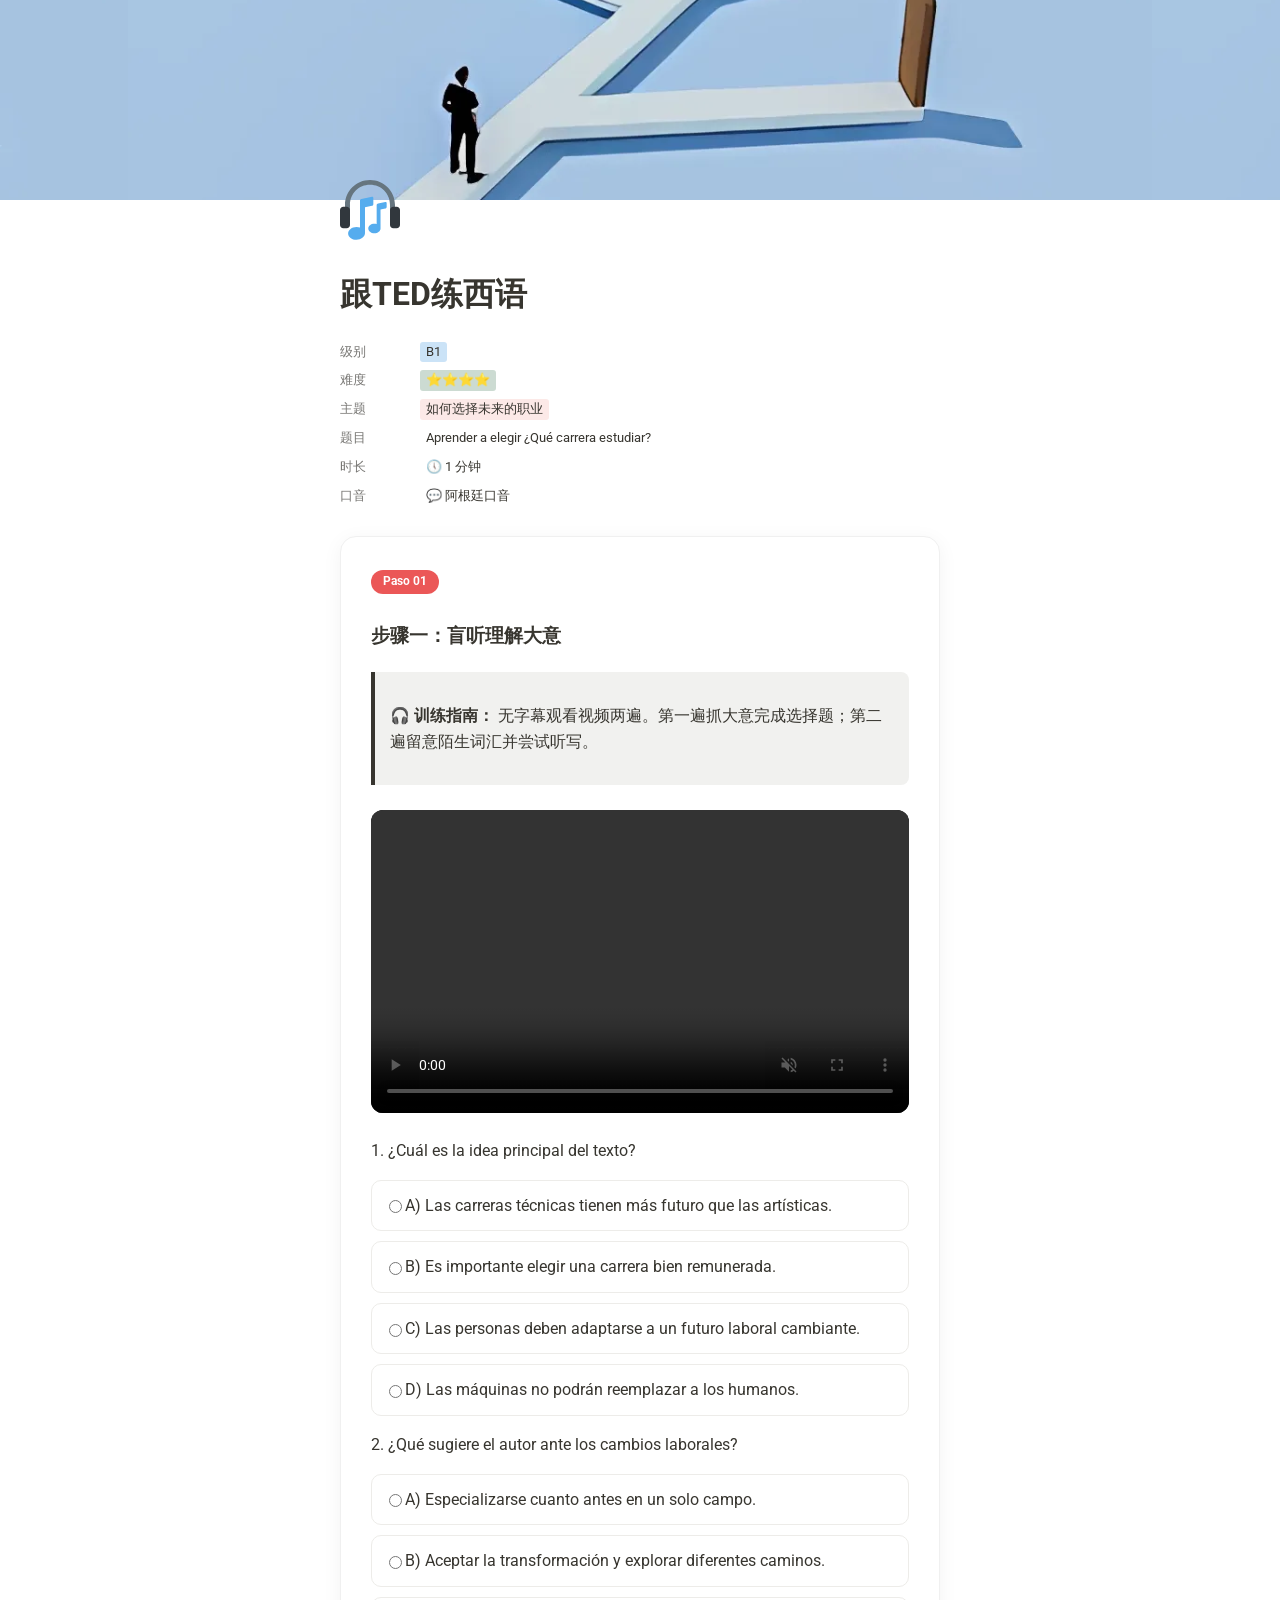
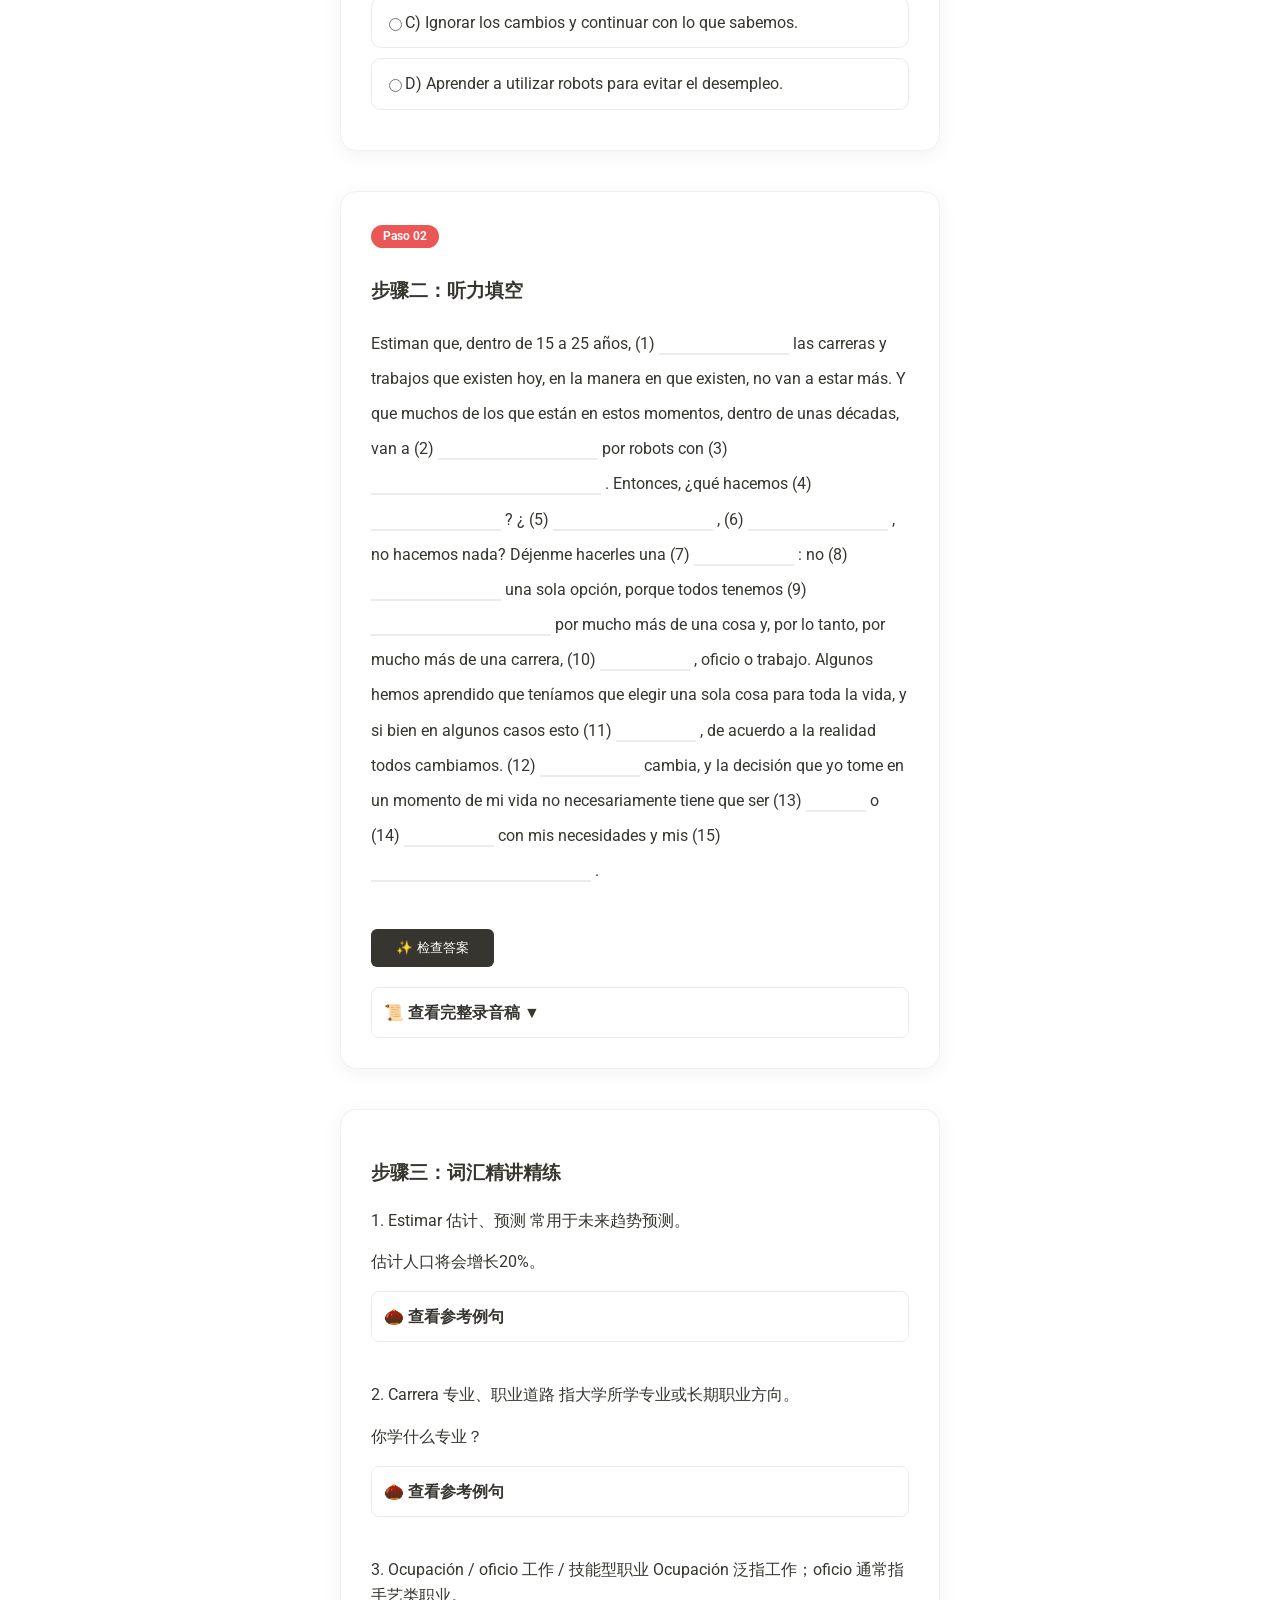
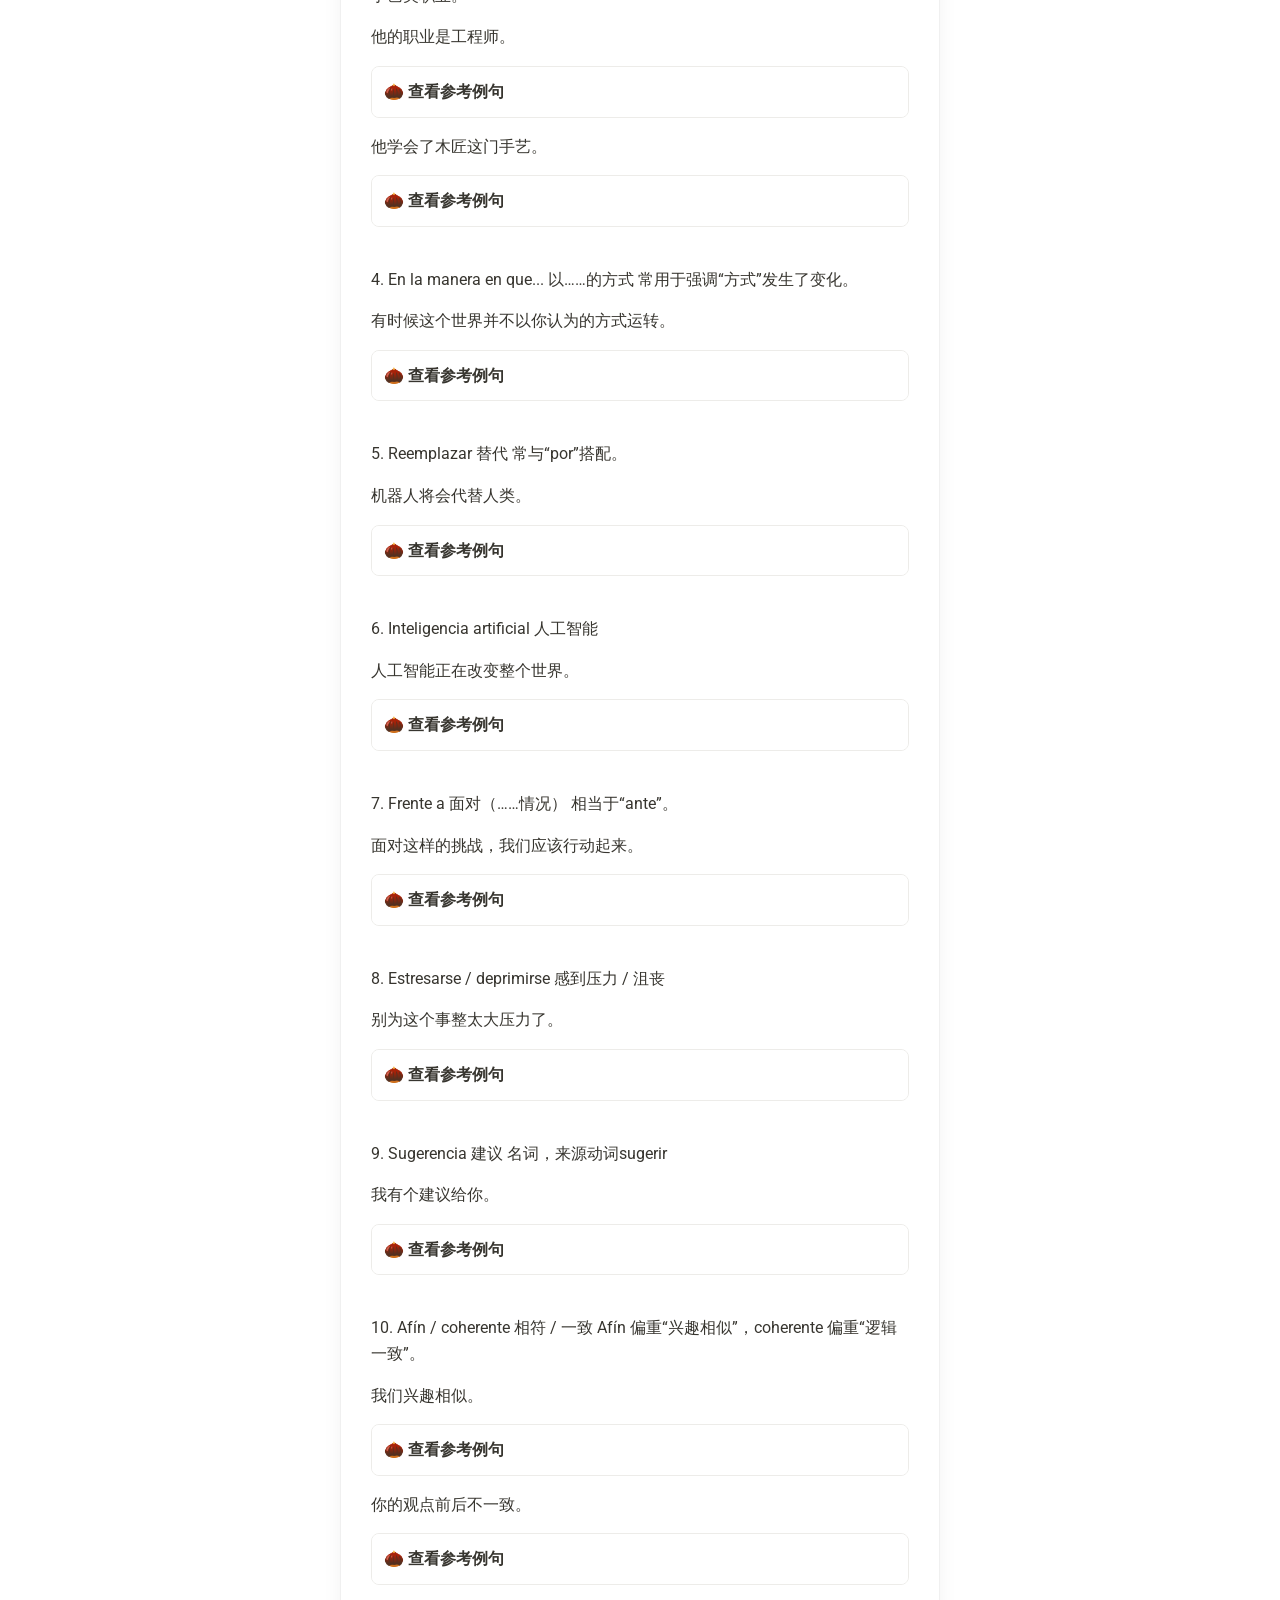
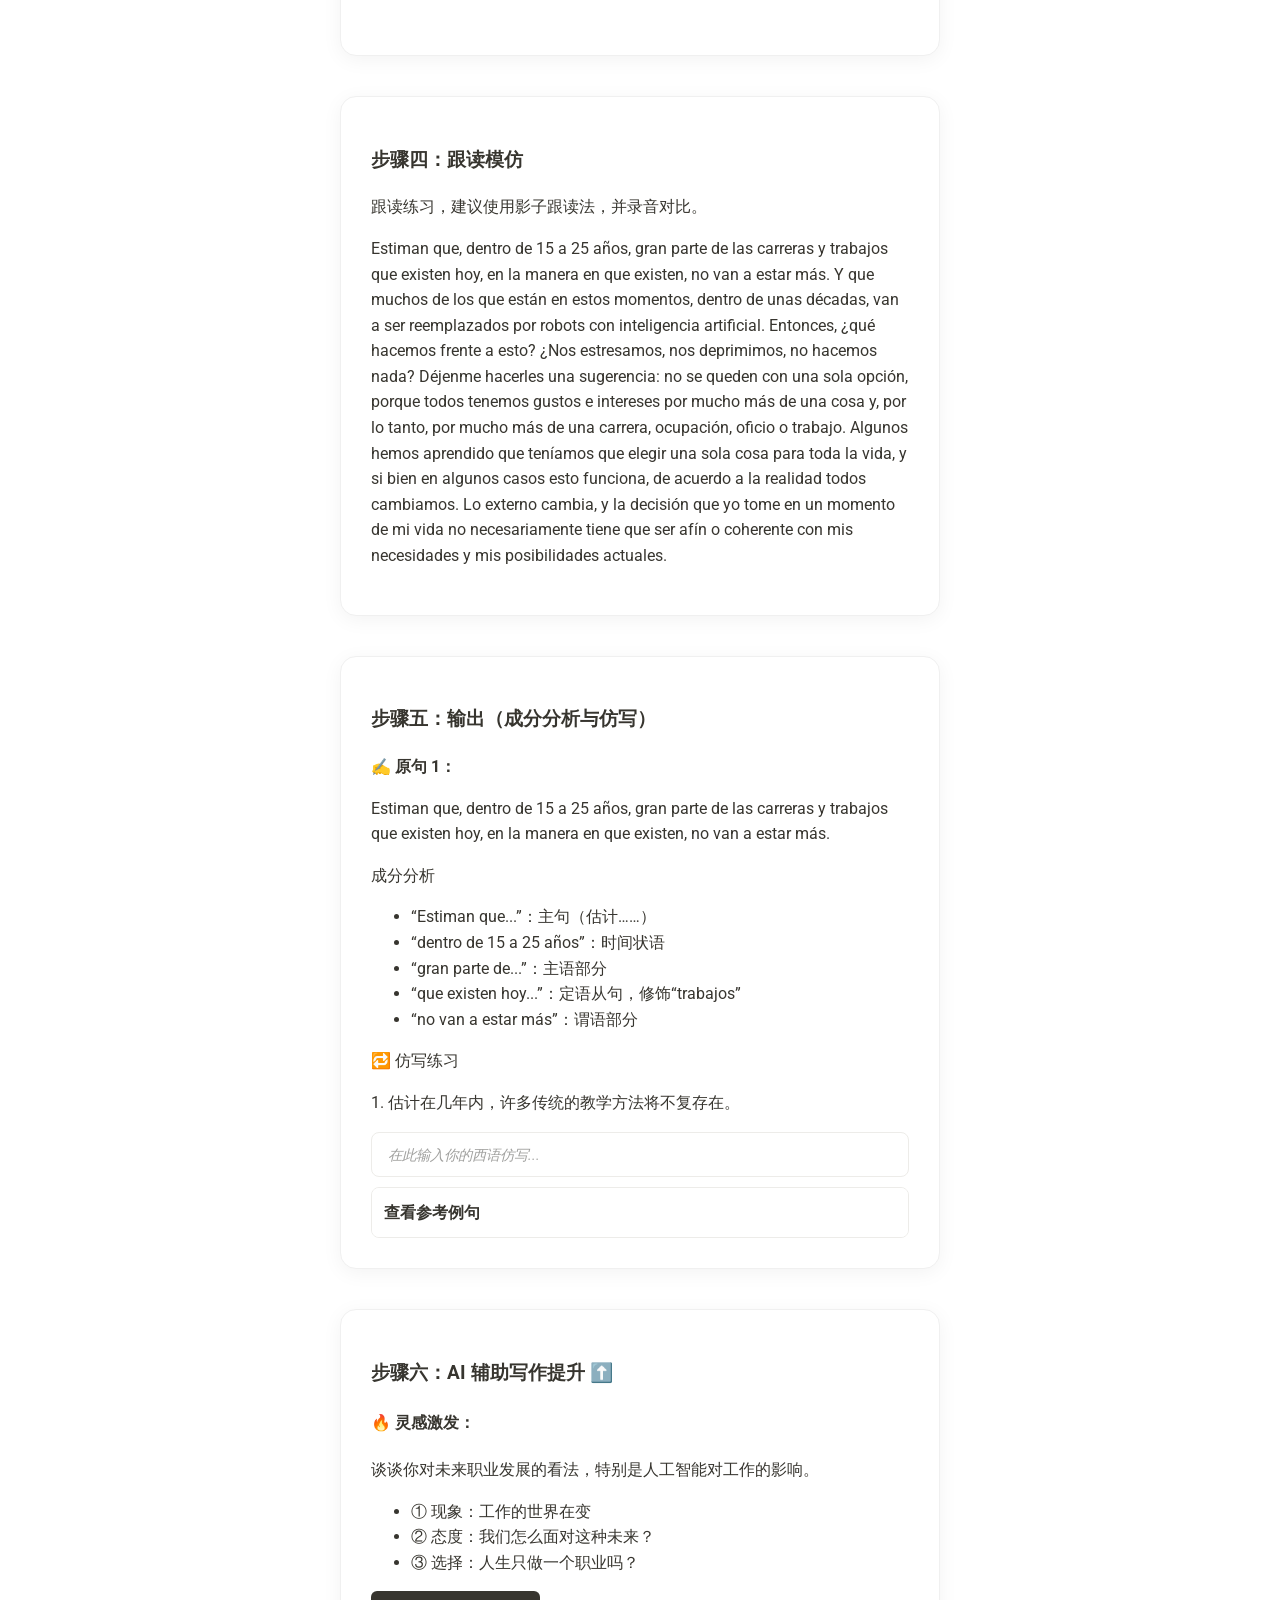
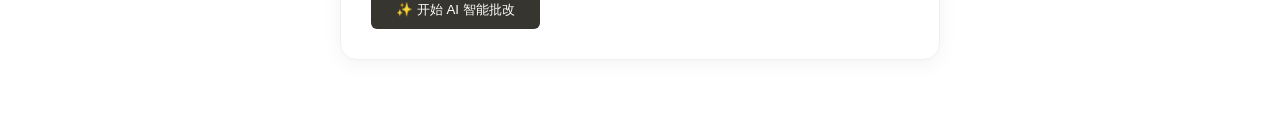
<file: index.html>
<!DOCTYPE html>
<html lang="es">
    <head>
        <meta charset="UTF-8" />
        <title>Spanish Learning App</title>
        <link rel="preconnect" href="https://fonts.googleapis.com" />
        <link rel="preconnect" href="https://fonts.gstatic.com" crossorigin />
        <link
            href="https://fonts.googleapis.com/css2?family=Roboto:ital,wght@0,100..900;1,100..900&display=swap"
            rel="stylesheet"
        />
        <link rel="stylesheet" href="index.css" />
    </head>
    <body>
        <header></header>
        <main>
            <img src="/public/logo.svg" alt="logo" class="logo" />
            <h1 class="title">跟TED练西语</h1>
            <section>
                <ul class="property-list">
                    <li class="property">
                        <span class="property-type">级别</span>
                        <span class="property-info blue-bg">B1</span>
                    </li>
                    <li class="property">
                        <span class="property-type">难度</span>
                        <span class="property-info green-bg">⭐⭐⭐⭐</span>
                    </li>
                    <li class="property">
                        <span class="property-type">主题</span>
                        <span class="property-info pink-bg"
                            >如何选择未来的职业</span
                        >
                    </li>
                    <li class="property">
                        <span class="property-type">题目</span>
                        <span class="property-info"
                            >Aprender a elegir ¿Qué carrera estudiar?</span
                        >
                    </li>
                    <li class="property">
                        <span class="property-type">时长</span>
                        <span class="property-info">🕔 1 分钟</span>
                    </li>
                    <li class="property">
                        <span class="property-type">口音</span>
                        <span class="property-info">💬 阿根廷口音</span>
                    </li>
                </ul>
            </section>

            <section class="step-card first-step">
                <div class="step-badge">Paso 01</div>
                <h3 class="step-title">步骤一：盲听理解大意</h3>

                <div class="instruction-bubble">
                    <p>
                        <strong>🎧 训练指南：</strong>
                        无字幕观看视频两遍。第一遍抓大意完成选择题；第二遍留意陌生词汇并尝试听写。
                    </p>
                </div>

                <div class="video-container">
                    <video
                        src="/public/video.mp4"
                        muted
                        controls
                        class="styled-video"
                    ></video>
                </div>

                <div class="quiz-container">
                    <div class="question-block">
                        <p class="question-text">
                            1. ¿Cuál es la idea principal del texto?
                        </p>
                        <div class="options-grid">
                            <label class="option-item">
                                <input type="radio" name="q1" value="a" />
                                <span class="option-label"
                                    >A) Las carreras técnicas tienen más futuro
                                    que las artísticas.</span
                                >
                            </label>
                            <label class="option-item">
                                <input type="radio" name="q1" value="b" />
                                <span class="option-label"
                                    >B) Es importante elegir una carrera bien
                                    remunerada.</span
                                >
                            </label>
                            <label class="option-item">
                                <input type="radio" name="q1" value="c" />
                                <span class="option-label"
                                    >C) Las personas deben adaptarse a un futuro
                                    laboral cambiante.</span
                                >
                            </label>
                            <label class="option-item">
                                <input type="radio" name="q1" value="d" />
                                <span class="option-label"
                                    >D) Las máquinas no podrán reemplazar a los
                                    humanos.</span
                                >
                            </label>
                        </div>
                    </div>

                    <div class="question-block">
                        <p class="question-text">
                            2. ¿Qué sugiere el autor ante los cambios laborales?
                        </p>
                        <div class="options-grid">
                            <label class="option-item">
                                <input type="radio" name="q2" value="a" />
                                <span class="option-label"
                                    >A) Especializarse cuanto antes en un solo
                                    campo.</span
                                >
                            </label>
                            <label class="option-item">
                                <input type="radio" name="q2" value="b" />
                                <span class="option-label"
                                    >B) Aceptar la transformación y explorar
                                    diferentes caminos.</span
                                >
                            </label>
                            <label class="option-item">
                                <input type="radio" name="q2" value="c" />
                                <span class="option-label"
                                    >C) Ignorar los cambios y continuar con lo
                                    que sabemos.</span
                                >
                            </label>
                            <label class="option-item">
                                <input type="radio" name="q2" value="d" />
                                <span class="option-label"
                                    >D) Aprender a utilizar robots para evitar
                                    el desempleo.</span
                                >
                            </label>
                        </div>
                    </div>
                </div>
            </section>

            <section class="step-card">
                <div class="step-badge">Paso 02</div>
                <h3 class="step-title">步骤二：听力填空</h3>

                <div class="cloze-container" id="cloze-container">
                    <p>
                        Estiman que, dentro de 15 a 25 años,
                        <span class="input-wrapper"
                            >(1)<input
                                type="text"
                                class="cloze-input"
                                style="width: 100px"
                        /></span>
                        las carreras y trabajos que existen hoy, en la manera en
                        que existen, no van a estar más. Y que muchos de los que
                        están en estos momentos, dentro de unas décadas, van a
                        <span class="input-wrapper"
                            >(2)<input
                                type="text"
                                class="cloze-input"
                                style="width: 120px"
                        /></span>
                        por robots con
                        <span class="input-wrapper"
                            >(3)<input
                                type="text"
                                class="cloze-input"
                                style="width: 150px" /></span
                        >. Entonces, ¿qué hacemos
                        <span class="input-wrapper"
                            >(4)<input
                                type="text"
                                class="cloze-input"
                                style="width: 90px" /></span
                        >? ¿<span class="input-wrapper"
                            >(5)<input
                                type="text"
                                class="cloze-input"
                                style="width: 110px" /></span
                        >,
                        <span class="input-wrapper"
                            >(6)<input
                                type="text"
                                class="cloze-input"
                                style="width: 90px" /></span
                        >, no hacemos nada? Déjenme hacerles una
                        <span class="input-wrapper"
                            >(7)<input
                                type="text"
                                class="cloze-input"
                                style="width: 100px" /></span
                        >: no
                        <span class="input-wrapper"
                            >(8)<input
                                type="text"
                                class="cloze-input"
                                style="width: 80px"
                        /></span>
                        una sola opción, porque todos tenemos
                        <span class="input-wrapper"
                            >(9)<input
                                type="text"
                                class="cloze-input"
                                style="width: 130px"
                        /></span>
                        por mucho más de una cosa y, por lo tanto, por mucho más
                        de una carrera,
                        <span class="input-wrapper"
                            >(10)<input
                                type="text"
                                class="cloze-input"
                                style="width: 100px" /></span
                        >, oficio o trabajo. Algunos hemos aprendido que
                        teníamos que elegir una sola cosa para toda la vida, y
                        si bien en algunos casos esto
                        <span class="input-wrapper"
                            >(11)<input
                                type="text"
                                class="cloze-input"
                                style="width: 90px" /></span
                        >, de acuerdo a la realidad todos cambiamos.
                        <span class="input-wrapper"
                            >(12)<input
                                type="text"
                                class="cloze-input"
                                style="width: 90px"
                        /></span>
                        cambia, y la decisión que yo tome en un momento de mi
                        vida no necesariamente tiene que ser
                        <span class="input-wrapper"
                            >(13)<input
                                type="text"
                                class="cloze-input"
                                style="width: 80px"
                        /></span>
                        o
                        <span class="input-wrapper"
                            >(14)<input
                                type="text"
                                class="cloze-input"
                                style="width: 90px"
                        /></span>
                        con mis necesidades y mis
                        <span class="input-wrapper"
                            >(15)<input
                                type="text"
                                class="cloze-input"
                                style="width: 120px" /></span
                        >.
                    </p>
                </div>
                <button id="check-btn" class="ai-btn" style="margin: 20px 0px">
                    ✨ 检查答案
                </button>

                <details class="transcript-details">
                    <summary class="transcript-summary">
                        <span class="summary-text">📜 查看完整录音稿</span>
                        <span class="summary-icon">▼</span>
                    </summary>
                    <div class="transcript-content">
                        <p>
                            Estiman que, dentro de 15 a 25 años, gran parte de
                            las carreras y trabajos que existen hoy, en la
                            manera en que existen, no van a estar más. Y que
                            muchos de los que están en estos momentos, dentro de
                            unas décadas, van a ser reemplazados por robots con
                            inteligencia artificial. Entonces, ¿qué hacemos
                            frente a esto? ¿Nos estresamos, nos deprimimos, no
                            hacemos nada? Déjenme hacerles una sugerencia: no se
                            queden con una sola opción, porque todos tenemos
                            gustos e intereses por mucho más de una cosa y, por
                            lo tanto, por mucho más de una carrera, ocupación,
                            oficio o trabajo. Algunos hemos aprendido que
                            teníamos que elegir una sola cosa para toda la vida,
                            y si bien en algunos casos esto funciona, de acuerdo
                            a la realidad todos cambiamos. Lo externo cambia, y
                            la decisión que yo tome en un momento de mi vida no
                            necesariamente tiene que ser afín o coherente con
                            mis necesidades y mis posibilidades actuales.
                        </p>
                    </div>
                </details>
            </section>
            <section class="step-card">
                <h3 class="step-header">步骤三：词汇精讲精练</h3>
                <div id="vocab-container"></div>
            </section>
            <section class="step-card">
                <h3 class="step-header">步骤四：跟读模仿</h3>
                <div class="instruction">
                    <p>跟读练习，建议使用影子跟读法，并录音对比。</p>
                </div>

                <div class="shadow-reading-text">
                    <p>
                        Estiman que, dentro de 15 a 25 años, gran parte de las
                        carreras y trabajos que existen hoy, en la manera en que
                        existen, no van a estar más. Y que muchos de los que
                        están en estos momentos, dentro de unas décadas, van a
                        ser reemplazados por robots con inteligencia artificial.
                        Entonces, ¿qué hacemos frente a esto? ¿Nos estresamos,
                        nos deprimimos, no hacemos nada? Déjenme hacerles una
                        sugerencia: no se queden con una sola opción, porque
                        todos tenemos gustos e intereses por mucho más de una
                        cosa y, por lo tanto, por mucho más de una carrera,
                        ocupación, oficio o trabajo. Algunos hemos aprendido que
                        teníamos que elegir una sola cosa para toda la vida, y
                        si bien en algunos casos esto funciona, de acuerdo a la
                        realidad todos cambiamos. Lo externo cambia, y la
                        decisión que yo tome en un momento de mi vida no
                        necesariamente tiene que ser afín o coherente con mis
                        necesidades y mis posibilidades actuales.
                    </p>
                </div>
            </section>

            <section class="step-card">
                <h3 class="step-header">步骤五：输出（成分分析与仿写）</h3>

                <div class="analysis-container">
                    <div class="original-sentence">
                        <b>✍️ 原句 1：</b>
                        <p>
                            Estiman que, dentro de 15 a 25 años, gran parte de
                            las carreras y trabajos que existen hoy, en la
                            manera en que existen, no van a estar más.
                        </p>
                    </div>

                    <div class="analysis-box">
                        <span class="tag">成分分析</span>
                        <ul>
                            <li>
                                <span class="part">“Estiman que...”</span
                                >：主句（估计……）
                            </li>
                            <li>
                                <span class="part"
                                    >“dentro de 15 a 25 años”</span
                                >：时间状语
                            </li>
                            <li>
                                <span class="part">“gran parte de...”</span
                                >：主语部分
                            </li>
                            <li>
                                <span class="part">“que existen hoy...”</span
                                >：定语从句，修饰“trabajos”
                            </li>
                            <li>
                                <span class="part">“no van a estar más”</span
                                >：谓语部分
                            </li>
                        </ul>
                    </div>

                    <div class="imitation-zone">
                        <span class="tag blue">🔁 仿写练习</span>
                        <div class="input-group">
                            <p>
                                1. 估计在几年内，许多传统的教学方法将不复存在。
                            </p>
                            <input
                                type="text"
                                placeholder="在此输入你的西语仿写..."
                                class="writing-input"
                            />
                            <details class="answer-toggle">
                                <summary>查看参考例句</summary>
                                <div class="answer-content">
                                    <span>
                                        Estiman que, dentro de unos años, muchos
                                        métodos de enseñanza tradicionales no
                                        van a estar más.
                                    </span>
                                </div>
                            </details>
                        </div>
                    </div>
                </div>
            </section>

            <section class="step-card">
                <h3 class="step-header">步骤六：AI 辅助写作提升 ⬆️</h3>
                <div class="ai-writing-box">
                    <div class="writing-prompt">
                        <h4>🔥 灵感激发：</h4>
                        <p>
                            谈谈你对未来职业发展的看法，特别是人工智能对工作的影响。
                        </p>
                        <ul class="prompt-tips">
                            <li>① 现象：工作的世界在变</li>
                            <li>② 态度：我们怎么面对这种未来？</li>
                            <li>③ 选择：人生只做一个职业吗？</li>
                        </ul>
                    </div>

                    <button class="ai-btn">✨ 开始 AI 智能批改</button>
                </div>
            </section>
        </main>
        <script src="index.js" type="module"></script>
    </body>
</html>
</file>
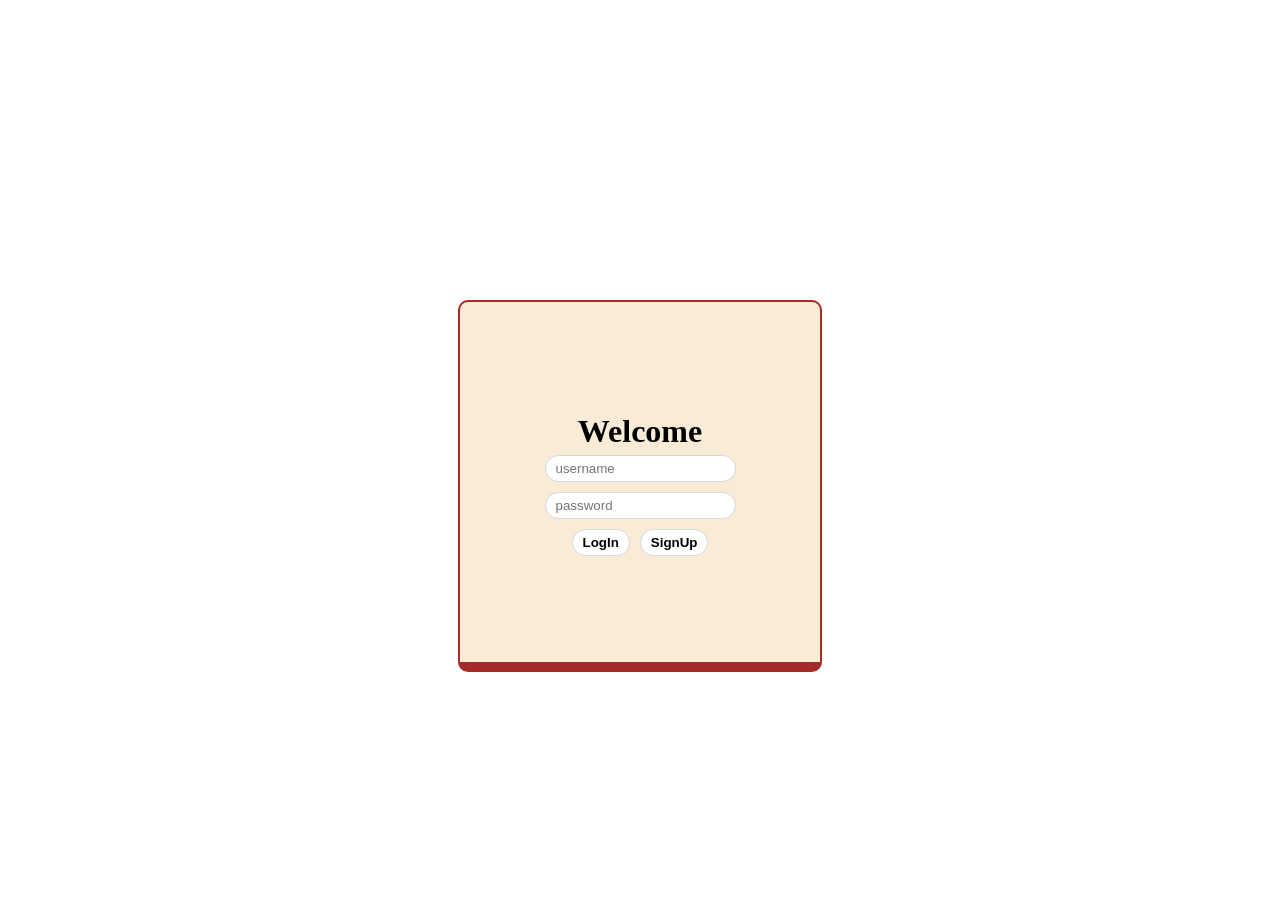
<file: Login/login.html>
<!doctype html>
<html lang="en">
    <head>
        <meta charset="UTF-8" />
        <meta name="viewport" content="width=device-width, initial-scale=1.0" />
        <title>Document</title>
        <link rel="stylesheet" href="login.css" />
    </head>
    <body>
        <div class="login">
            <h1 class="welcome">Welcome</h1>
            <input type="text" placeholder="username" class="username" />
            <input type="password" placeholder="password" class="password" />
            <div class="btn-wrapper">
                <button class="btn">LogIn</button>
                <button class="btn">SignUp</button>
            </div>
        </div>
    </body>
</html>
</file>
<file: index.css>
:root {
    --primary: #eb5757;
    --text-main: #37352f;
    --text-sub: #787774;
    --bg-gray: #f1f1ef;
    --border: #edece9;
    --underline: rgb(54, 54, 54);
}

body {
    font-family: "Roboto", sans-serif;
    margin: 0;
    line-height: 1.6;
    color: var(--text-main);
}

* {
    box-sizing: border-box;
}

/* 布局布局布局 */
header {
    background: url("/public/bg.jpg") center 89% / 80%;
    height: 200px;
    width: 100%;
}

main {
    margin: 0 auto;
    width: 40%;
    min-width: 600px;
    padding: 20px 0;
}

.logo {
    width: 60px;
    margin-top: -40px;
    position: relative;
}

/* 通用卡片组件 */
.step-card {
    background: #fff;
    border-radius: 16px;
    padding: 30px;
    margin-bottom: 40px;
    box-shadow: 0 4px 20px rgba(0, 0, 0, 0.05);
    border: 1px solid #f0f0f0;
}

.step-badge {
    display: inline-block;
    background: var(--primary);
    color: #fff;
    padding: 2px 12px;
    border-radius: 20px;
    font-size: 12px;
    font-weight: bold;
    margin-bottom: 10px;
}

/* 视频美化 */
.video-container {
    width: 100%;
    border-radius: 12px;
    overflow: hidden;
    background: #000;
    margin: 25px 0;
    line-height: 0; /* 消除视频下方的微小缝隙 */
}

.styled-video {
    width: 100%; /* 宽度自适应容器 */
    display: block; /* 消除内联元素间隙 */
    aspect-ratio: 16 / 9; /* 强制保持 16:9 比例，防止加载前跳动 */
    object-fit: cover;
}

/* 顶部属性区精简 */
.property-list {
    list-style: none;
    padding: 0;
    margin-bottom: 30px;
}
.property {
    display: flex;
    font-size: 13px;
    margin-bottom: 8px;
}
.property-type {
    width: 80px;
    color: var(--text-sub);
}
.property-info {
    padding: 0 6px;
    border-radius: 3px;
}

/* 交互组件：选择题、填空 */
.instruction-bubble {
    background: var(--bg-gray);
    border-left: 4px solid var(--text-main);
    padding: 15px;
    border-radius: 0 8px 8px 0;
    margin: 20px 0;
}

.option-item {
    display: flex;
    align-items: center;
    padding: 12px;
    border: 1px solid var(--border);
    border-radius: 10px;
    margin-bottom: 10px;
    cursor: pointer;
    transition: 0.2s;
}

.option-item:has(input:checked) {
    background: #ebf5ff;
    border-color: #5b97bd;
}

/* 基础输入框样式 */
.cloze-container {
    line-height: 2.2;
    margin-bottom: 20px;
}

.cloze-input {
    border: none;
    border-bottom: 2px solid var(--border);
    background: transparent;
    text-align: center;
    color: var(--text-main);
    font-size: 1em;
    padding: 0 5px;
    transition: all 0.3s;
}

.cloze-input:focus {
    outline: none;
    border-bottom-color: var(--underline);
    background: #fff9f9;
}

/* ✅ 回答正确：变绿 */
.correct {
    border-bottom-color: #27ae60;
    color: #27ae60;
    background-color: #eafaf1;
    font-weight: bold;
}

/* ❌ 回答错误：变红并抖动 */
.wrong {
    border-bottom-color: #e74c3c;
    color: #e74c3c;
    background-color: #fdedec;
}

/* 抽屉与折叠 */
details {
    border: 1px solid var(--border);
    border-radius: 8px;
    overflow: hidden;
}
summary {
    padding: 12px;
    cursor: pointer;
    font-weight: 600;
    list-style: none;
    background: #fff;
    transition: 0.2s;
}
summary:hover {
    background: var(--bg-gray);
}

.transcript-content {
    padding: 12px;
}

.answer-content {
    padding: 15px;
    background: #fbfbfa;
    border-top: 1px solid var(--border);
}

/* 仿写输入框美化 */
.writing-input {
    width: 100%;
    margin-bottom: 10px;
    border: 1px solid var(--border);
    border-radius: 8px;
    padding: 12px 16px;
    font-size: 1rem;
    font-family: inherit;
    color: var(--text-main);
    background-color: white;
    transition: all 0.3s ease;
    outline: none;
}

.writing-input:focus {
    background-color: #ffffff;
    border-color: var(--primary);
    box-shadow: 0 0 0 3px rgba(235, 87, 87, 0.1); /* 淡淡的红晕扩散效果 */
}

/* placeholder */
.writing-input::placeholder {
    color: #a0a09e;
    font-style: italic;
    font-size: 0.9em;
}

/* 写作区精简 */
.writing-textarea {
    width: 100%;
    height: 180px;
    border: 1px solid var(--border);
    border-radius: 8px;
    padding: 15px;
    box-sizing: border-box;
}

.ai-btn {
    background: var(--text-main);
    color: #fff;
    border: none;
    padding: 10px 25px;
    border-radius: 6px;
    cursor: pointer;
}

/* 词汇区 */
.vocab-item {
    margin-bottom: 40px;
}

/* 辅助色 */
.blue-bg {
    background: #cbe3f7;
}
.green-bg {
    background: #ccdbd2;
}
.pink-bg {
    background: #fce9e7;
}
</file>
<file: Login/login.css>
body {
    font-family: V;
}

.login {
    margin-top: 300px;
    width: 360px;
    height: 360px;
    display: block;
    margin-left: auto;
    margin-right: auto;
    background-color: antiquewhite;
    border: 2px solid brown;
    border-radius: 10px;
    border-bottom: 10px solid brown;
    padding: 0;
    display: flex;
    flex-direction: column;
    justify-content: center;
}

.welcome {
    margin: 5px;
    padding: 0px;
    display: block;
    margin-left: auto;
    margin-right: auto;
    text-align: center;
}

.username {
    display: block;
    /* margin-left: auto;
    margin-right: auto; */
    margin: 0 auto;
    display: block;
    border: 1px solid #cfd9de;
    border-radius: 20px;
    padding: 5px 10px;
}

.password {
    display: block;
    margin-left: auto;
    margin-right: auto;
    display: block;
    margin-top: 10px;
    border: 1px solid #cfd9de;
    border-radius: 20px;
    padding: 5px 10px;
}

.btn-wrapper {
    display: flex;
    justify-content: center;
}

.btn {
    margin-top: 10px;
    margin-left: 5px;
    margin-right: 5px;
    border: 1px solid #cfd9de;
    background-color: white;
    border-radius: 20px;
    padding: 5px 10px;
    font-weight: 700;
}
</file>
